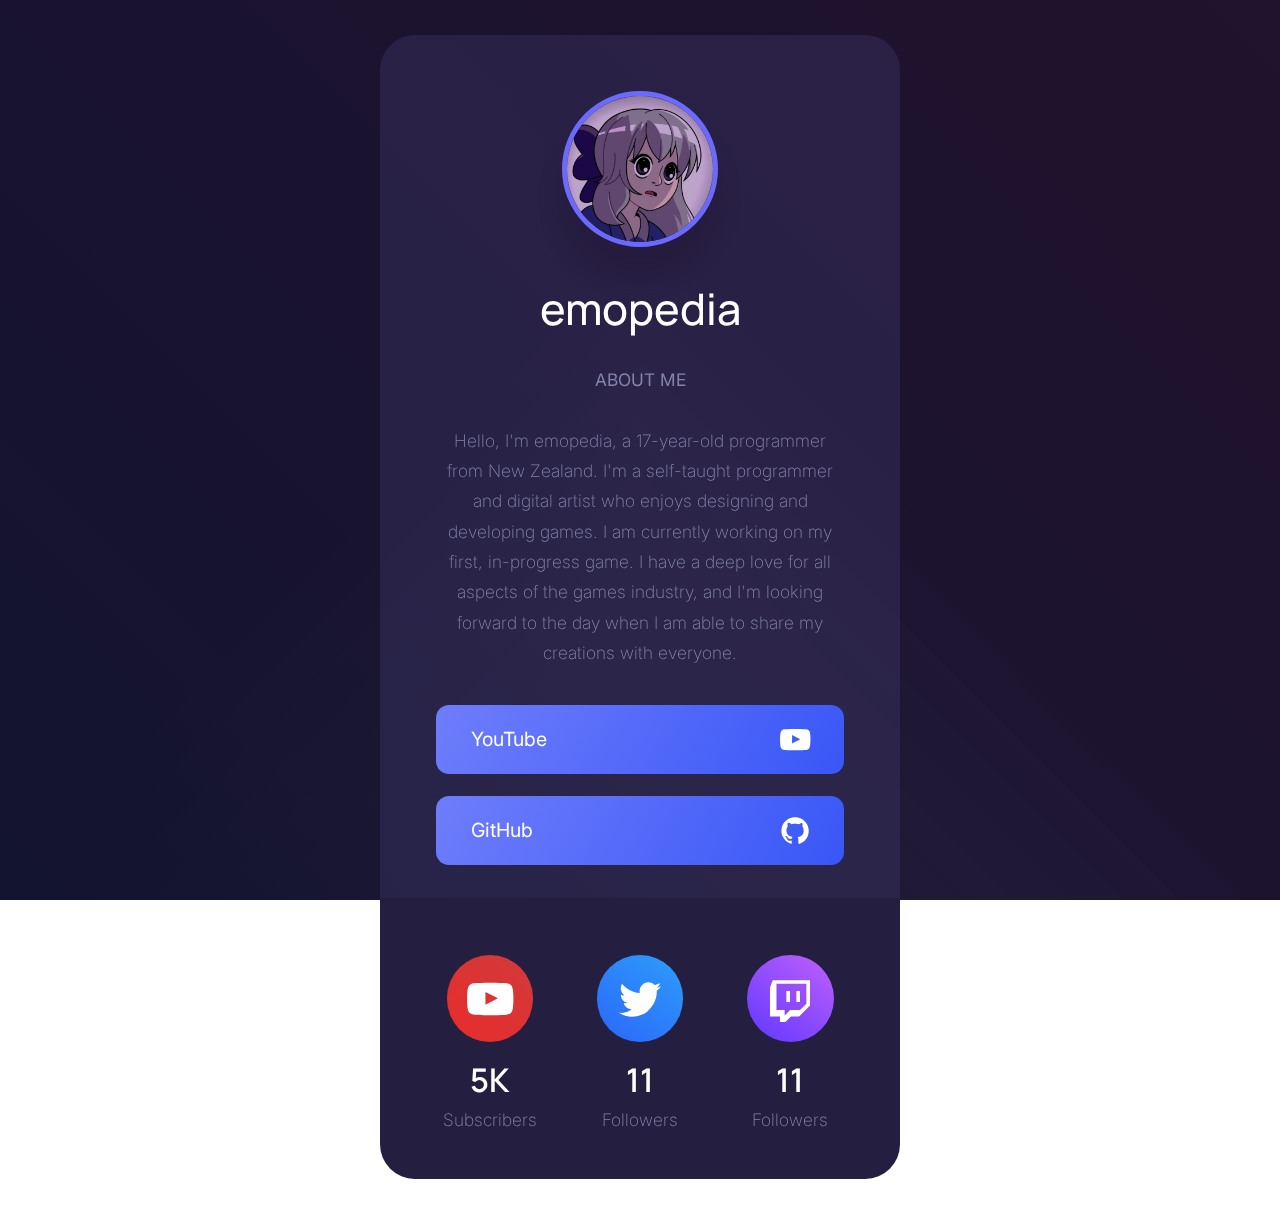
<file: index.html>
<!DOCTYPE HTML>
<html lang="en">
    <head>
        <title>emopedia</title>
        <meta charset="utf-8"/>
        <meta name="viewport" content="width=device-width,initial-scale=1,user-scalable=no"/>
        <meta name="description" content="A website about me... and only me."/>
        <meta property="og:site_name" content="emopedia"/>
        <meta property="og:title" content="emopedia"/>
        <meta property="og:type" content="website"/>
        <meta property="og:description" content="A website about me... and only me."/>
        <meta property="og:url" content="https://emopedia.codes"/>
        <meta property="twitter:card" content="summary_large_image"/>
        <link rel="canonical" href="https://emopedia.codes"/>
        <link href="https://fonts.googleapis.com/css?family=Manrope:500,500italic,600,600italic,700,700italic,900,900italic%7CInter:200,200italic,400,400italic,700,700italic" rel="stylesheet" type="text/css"/>
        <style>
            html,body,div,span,applet,object,iframe,h1,h2,h3,h4,h5,h6,p,blockquote,pre,a,abbr,acronym,address,big,cite,code,del,dfn,em,img,ins,kbd,q,s,samp,small,strike,strong,sub,sup,tt,var,b,u,i,center,dl,dt,dd,ol,ul,li,fieldset,form,label,legend,table,caption,tbody,tfoot,thead,tr,th,td,article,aside,canvas,details,embed,figure,figcaption,footer,header,hgroup,menu,nav,output,ruby,section,summary,time,mark,audio,video {
                margin: 0;
                padding: 0;
                border: 0;
                font-size: 100%;
                font: inherit;
                vertical-align: baseline;
            }

            article,aside,details,figcaption,figure,footer,header,hgroup,menu,nav,section {
                display: block;
            }

            body {
                line-height: 1;
            }

            ol,ul {
                list-style: none;
            }

            blockquote,q {
                quotes: none;
            }

            blockquote:before,blockquote:after,q:before,q:after {
                content: '';
                content: none;
            }

            table {
                border-collapse: collapse;
                border-spacing: 0;
            }

            body {
                -webkit-text-size-adjust: none
            }

            mark {
                background-color: transparent;
                color: inherit
            }

            input::-moz-focus-inner {
                border: 0;
                padding: 0
            }

            input[type="text"],input[type="email"],select,textarea {
                -moz-appearance: none;
                -webkit-appearance: none;
                -ms-appearance: none;
                appearance: none
            }

            *, *:before, *:after {
                box-sizing: border-box;
            }

            body {
                min-width: 320px;
                min-height: var(--viewport-height);
                line-height: 1.0;
                word-wrap: break-word;
                overflow-x: hidden;
            }

            body:before {
                content: '';
                display: block;
                position: fixed;
                top: 0;
                left: 0;
                width: 100vw;
                height: var(--background-height);
                z-index: 0;
                pointer-events: none;
                transform: scale(1);
                background-attachment: scroll;
                background-image: linear-gradient(45deg, #131430 0%, rgba(35,19,48,0.941) 100%), url('assets/images/bg.svg?v=7baf563b');
                background-position: 0% 0%, bottom;
                background-repeat: repeat, no-repeat;
                background-size: cover, cover;
                background-color: #000000;
            }

            body:after {
                display: block;
                content: '';
                position: fixed;
                top: 0;
                left: 0;
                width: 100%;
                height: 100%;
                background-color: #1B1330;
                z-index: 1;
                opacity: 0;
                visibility: hidden;
                transition: opacity 1s ease-in-out 0s, visibility 1s 0s;
                transform: scale(1);
            }

            body.is-loading:after {
                opacity: 1;
                visibility: visible;
            }

            :root {
                --site-language-direction: ltr;
                --site-language-alignment: left;
                --viewport-height: 100vh;
                --background-height: 100vh;
            }

            html {
                font-size: 18pt;
            }

            u {
                text-decoration: underline;
            }

            strong {
                color: inherit;
                font-weight: bolder;
            }

            em {
                font-style: italic;
            }

            code {
                font-family: 'Lucida Console', 'Courier New', monospace;
                font-weight: normal;
                text-indent: 0;
                letter-spacing: 0;
                font-size: 0.9em;
                margin: 0 0.25em;
                padding: 0.25em 0.5em;
                background-color: rgba(144,144,144,0.25);
                border-radius: 0.25em;
            }

            mark {
                background-color: rgba(144,144,144,0.25);
            }

            s {
                text-decoration: line-through;
            }

            a {
                color: inherit;
                text-decoration: underline;
                transition: color 0.25s ease;
            }

            #wrapper {
                -webkit-overflow-scrolling: touch;
                display: flex;
                flex-direction: column;
                align-items: center;
                justify-content: center;
                min-height: var(--viewport-height);
                position: relative;
                z-index: 2;
                overflow: hidden;
                padding: 2rem 2rem 2rem 2rem;
            }

            #main {
                display: flex;
                position: relative;
                max-width: 100%;
                z-index: 1;
                align-items: center;
                justify-content: center;
                flex-grow: 0;
                flex-shrink: 0;
                text-align: center;
                background-color: transparent;
                border-radius: 2rem 2rem 2rem 2rem;
                transition: opacity 1s ease 0s,transform 1s ease 0s;
            }

            #main > .inner {
                position: relative;
                z-index: 1;
                border-radius: inherit;
                padding: 2rem 2rem;
                max-width: 100%;
                width: 30rem;
            }

            #main > .inner > * {
                margin-top: -2rem;
                margin-bottom: 0rem;
            }

            #main > .inner > :first-child {
                margin-top: 0 !important;
            }

            #main > .inner > :last-child {
                margin-bottom: 0 !important;
            }

            #main > .inner > .full {
                margin-left: calc(-2rem);
                width: calc(100% + 4rem + 0.4725px);
                max-width: calc(100% + 4rem + 0.4725px);
            }

            #main > .inner > .full:first-child {
                margin-top: -2rem !important;
                border-top-left-radius: inherit;
                border-top-right-radius: inherit;
            }

            #main > .inner > .full:last-child {
                margin-bottom: -2rem !important;
                border-bottom-left-radius: inherit;
                border-bottom-right-radius: inherit;
            }

            #main > .inner > .full.screen {
                width: 100vw;
                max-width: 100vw;
                position: relative;
                border-radius: 0 !important;
                left: 50%;
                right: auto;
                margin-left: -50vw;
            }

            body.is-loading #main {
                opacity: 0;
                transform: translateY(0.6375rem);
            }

            body.is-instant #main, body.is-instant #main > .inner > *,body.is-instant #main > .inner > section > * {
                transition: none !important;
            }

            body.is-instant:after {
                display: none !important;
                transition: none !important;
            }

            .image {
                position: relative;
                max-width: 100%;
                display: block;
            }

            .image .frame {
                width: 100%;
                max-width: 100%;
                display: inline-block;
                vertical-align: top;
                overflow: hidden;
                -webkit-backface-visibility: hidden;
                -webkit-transform: translate3d(0, 0, 0);
            }

            .image .frame img {
                width: inherit;
                max-width: 100%;
                vertical-align: top;
                border-radius: 0 !important;
            }

            .image.full .frame {
                display: block;
            }

            .image.full:first-child .frame {
                border-top-left-radius: inherit;
                border-top-right-radius: inherit;
            }

            .image.full:last-child .frame {
                border-bottom-left-radius: inherit;
                border-bottom-right-radius: inherit;
            }

            .image.style1:not(:first-child) {
                margin-top: 1.875rem !important;
            }

            .image.style1:not(:last-child) {
                margin-bottom: 1.875rem !important;
            }

            .image.style1 .frame {
                width: 9rem;
                border-radius: 100%;
                border-style: solid;
                border-color: #6C69FF;
                border-width: 5px;
                box-shadow: 0rem 1.75rem 1.375rem 0rem rgba(29,18,45,0.29);
                transition: none;
            }

            .image.style1 .frame img {
                transition: none;
            }

            h1, h2, h3, p {
                direction: var(--site-language-direction);
            }

            h1 br + br, h2 br + br, h3 br + br, p br + br {
                display: block;
                content: ' ';
            }

            h1 .li, h2 .li, h3 .li, p .li {
                display: list-item;
                padding-left: 0.5em;
                margin: 0.75em 0 0 1em;
            }

            #text01 br + br {
                margin-top: 0.825rem;
            }

            #text01 {
                color: #FFFFFF;
                font-family: 'Manrope', sans-serif;
                font-size: 2.5em;
                line-height: 1.375;
                font-weight: 500;
            }

            #text01 a {
                text-decoration: none;
            }

            #text01 a:hover {
                text-decoration: underline;
            }

            #text01 mark {
                color: #A1A1A1;
                background-color: transparent;
            }

            h1.style3, h2.style3, h3.style3, p.style3 br + br {
                margin-top: 1.05rem;
            }

            h1.style3, h2.style3, h3.style3, p.style3 {
                color: #8284AB;
                font-family: 'Inter', sans-serif;
                font-size: 1em;
                line-height: 1.75;
                font-weight: 200;
            }

            h1.style3 a, h2.style3 a, h3.style3 a, p.style3 a {
                text-decoration: none;
            }

            h1.style3 a:hover, h2.style3 a:hover, h3.style3 a:hover, p.style3 a:hover {
                text-decoration: underline;
            }

            h1.style3 mark, h2.style3 mark, h3.style3 mark, p.style3 mark {
                color: #5F3FBA;
                background-color: transparent;
            }

            h1.style1, h2.style1, h3.style1, p.style1 br + br {
                margin-top: 0.75rem;
            }

            h1.style1, h2.style1, h3.style1, p.style1 {
                color: #FFFFFF;
                font-family: 'Manrope', sans-serif;
                font-size: 1.875em;
                line-height: 1.25;
                font-weight: 600;
            }

            h1.style1 a, h2.style1 a, h3.style1 a, p.style1 a {
                text-decoration: none;
            }

            h1.style1 a:hover, h2.style1 a:hover, h3.style1 a:hover, p.style1 a:hover {
                text-decoration: underline;
            }

            h1.style1 mark, h2.style1 mark, h3.style1 mark, p.style1 mark {
                color: #A1A1A1;
                background-color: transparent;
            }

            h1.style2, h2.style2, h3.style2, p.style2 br + br {
                margin-top: 1.05rem;
            }

            h1.style2, h2.style2, h3.style2, p.style2 {
                color: #8284AB;
                font-family: 'Inter', sans-serif;
                font-size: 1em;
                line-height: 1.75;
                font-weight: 200;
            }

            h1.style2 a, h2.style2 a, h3.style2 a, p.style2 a {
                text-decoration: none;
            }

            h1.style2 a:hover, h2.style2 a:hover, h3.style2 a:hover, p.style2 a:hover {
                text-decoration: underline;
            }

            h1.style2 mark, h2.style2 mark, h3.style2 mark, p.style2 mark {
                color: #5F3FBA;
                background-color: transparent;
            }

            .buttons {
                cursor: default;
                padding: 0;
                letter-spacing: 0;
            }

            .buttons li a {
                align-items: center;
                justify-content: center;
                max-width: 100%;
                text-align: center;
                text-decoration: none;
                vertical-align: middle;
                white-space: nowrap;
            }

            .buttons.style1 {
                width: 100%;
                padding: 0.625rem 0;
            }

            .buttons.style1 li {
                display: block;
                margin: 1.25rem 0;
            }

            .buttons.style1 li:first-child {
                margin-top: 0;
            }

            .buttons.style1 li:last-child {
                margin-bottom: 0;
            }

            .buttons.style1 li a {
                display: inline-flex;
                width: 30rem;
                height: 4rem;
                line-height: 4rem;
                vertical-align: middle;
                padding: 0 2rem;
                font-size: 1.125em;
                font-family: 'Inter', sans-serif;
                font-weight: 400;
                border-radius: 0.75rem;
                justify-content: flex-end;
                flex-direction: row-reverse;
                transition: transform 0.25s ease, color 0.25s ease, background-color 0.25s ease, border-color 0.25s ease;
            }

            .buttons.style1 li a svg {
                display: block;
                width: 1.75em;
                min-width: 16px;
                height: 100%;
                fill: #FFFFFF;
                flex-grow: 0;
                flex-shrink: 0;
                margin-right: calc(-0.125em + 0rem);
                margin-left: 0.5em;
                transition: fill 0.25s ease;
            }

            .buttons.style1 li a .label {
                direction: var(--site-language-direction);
                flex-grow: 1;
                flex-shrink: 1;
                width: 100%;
                text-align: left;
            }

            .buttons.style1 .button {
                background-color: rgba(255,255,255,0.051);
                color: #FFFFFF;
                background-image: linear-gradient(300deg, rgba(255,255,255,0.039) 0%, transparent 100%);
                background-position: 0% 0%;
                background-repeat: repeat;
                background-size: cover;
            }

            .buttons.style1 li a:hover {
                transform: scale(1.0425);
            }

            #buttons02 .n01 {
                background-color: #6E7DFB;
                background-image: linear-gradient(300deg, #3957F7 0%, rgba(110,125,251,0.008) 100%);
            }

            #buttons02 .n02 {
                background-color: #6E7DFB;
                background-image: linear-gradient(300deg, #3957F7 0%, rgba(110,125,251,0.008) 100%);
            }

            .container {
                position: relative;
            }

            .container > .wrapper {
                vertical-align: top;
                position: relative;
                max-width: 100%;
                border-radius: inherit;
            }

            .container > .wrapper > .inner {
                vertical-align: top;
                position: relative;
                max-width: 100%;
                border-radius: inherit;
            }

            #main .container.full:first-child > .wrapper {
                border-top-left-radius: inherit;
                border-top-right-radius: inherit;
            }

            #main .container.full:last-child > .wrapper {
                border-bottom-left-radius: inherit;
                border-bottom-right-radius: inherit;
            }

            #main .container.full:first-child > .wrapper > .inner {
                border-top-left-radius: inherit;
                border-top-right-radius: inherit;
            }

            #main .container.full:last-child > .wrapper > .inner {
                border-bottom-left-radius: inherit;
                border-bottom-right-radius: inherit;
            }

            .container.style2 > .wrapper > .inner {
                text-align: center;
                padding: 3.25rem 3.25rem;
            }

            .container.style2 {
                display: flex;
                width: 100%;
                align-items: center;
                justify-content: center;
                background-color: rgba(66,57,110,0.361);
            }

            .container.style2 > .wrapper {
                width: 100%;
                max-width: 100%;
            }

            .container.style2.default > .wrapper > .inner > * {
                margin-top: 1.5rem;
                margin-bottom: 1.5rem;
            }

            .container.style2.default > .wrapper > .inner > *:first-child {
                margin-top: 0 !important;
            }

            .container.style2.default > .wrapper > .inner > *:last-child {
                margin-bottom: 0 !important;
            }

            .container.style2.columns > .wrapper > .inner {
                flex-wrap: wrap;
                display: flex;
                align-items: center;
            }

            .container.style2.columns > .wrapper > .inner > * {
                flex-shrink: 0;
                flex-grow: 0;
                max-width: 100%;
                padding: 0 0 0 3rem;
            }

            .container.style2.columns > .wrapper > .inner > * > * {
                margin-top: 1.5rem;
                margin-bottom: 1.5rem;
            }

            .container.style2.columns > .wrapper > .inner > * > *:first-child {
                margin-top: 0 !important;
            }

            .container.style2.columns > .wrapper > .inner > * > *:last-child {
                margin-bottom: 0 !important;
            }

            .container.style2.columns > .wrapper > .inner > *:first-child {
                margin-left: -3rem;
            }

            .container.style2.default > .wrapper > .inner > .full {
                margin-left: calc(-3.25rem);
                width: calc(100% + 6.5rem + 0.4725px);
                max-width: none;
            }

            .container.style2.default > .wrapper > .inner > .full:first-child {
                margin-top: -3.25rem !important;
                border-top-left-radius: inherit;
                border-top-right-radius: inherit;
            }

            .container.style2.default > .wrapper > .inner > .full:last-child {
                margin-bottom: -3.25rem !important;
                border-bottom-left-radius: inherit;
                border-bottom-right-radius: inherit;
            }

            .container.style2.columns > .wrapper > .inner > div > .full {
                margin-left: calc(-1.5rem);
                width: calc(100% + 3rem + 0.4725px);
                max-width: none;
            }

            .container.style2.columns > .wrapper > .inner > div:first-child > .full {
                margin-left: calc(-3.25rem);
                width: calc(100% + 4.75rem + 0.4725px);
            }

            .container.style2.columns > .wrapper > .inner > div:last-child > .full {
                width: calc(100% + 4.75rem + 0.4725px);
            }

            .container.style2.columns > .wrapper > .inner > div > .full:first-child {
                margin-top: calc(-3.25rem) !important;
            }

            .container.style2.columns > .wrapper > .inner > div > .full:last-child {
                margin-bottom: calc(-3.25rem) !important;
            }

            .container.style2.columns > .wrapper > .inner > .full {
                align-self: stretch;
            }

            .container.style2.columns > .wrapper > .inner > .full:first-child {
                border-top-left-radius: inherit;
                border-bottom-left-radius: inherit;
            }

            .container.style2.columns > .wrapper > .inner > .full:last-child {
                border-top-right-radius: inherit;
                border-bottom-right-radius: inherit;
            }

            .container.style2.columns > .wrapper > .inner > .full > .full:first-child:last-child {
                height: calc(100% + 6.5rem);
                border-radius: inherit;
            }

            .container.style2.columns > .wrapper > .inner > .full > .full:first-child:last-child > * {
                position: absolute;
                width: 100%;
                height: 100%;
                border-radius: inherit;
            }

            .container.style2.columns > .wrapper > .inner > .full > .full:first-child:last-child > * > * {
                height: 100%;
                border-radius: inherit;
            }

            .container.style1 > .wrapper > .inner {
                text-align: center;
                padding: 2.5rem 2.5rem;
            }

            .container.style1 {
                display: flex;
                width: 100%;
                align-items: center;
                justify-content: center;
                background-color: #241F40;
            }

            .container.style1 > .wrapper {
                width: 100%;
                max-width: 100%;
            }

            .container.style1.default > .wrapper > .inner > * {
                margin-top: 0.25rem;
                margin-bottom: 0.25rem;
            }

            .container.style1.default > .wrapper > .inner > *:first-child {
                margin-top: 0 !important;
            }

            .container.style1.default > .wrapper > .inner > *:last-child {
                margin-bottom: 0 !important;
            }

            .container.style1.columns > .wrapper > .inner {
                flex-wrap: wrap;
                display: flex;
                align-items: center;
            }

            .container.style1.columns > .wrapper > .inner > * {
                flex-shrink: 0;
                flex-grow: 0;
                max-width: 100%;
                padding: 0 0 0 1rem;
            }

            .container.style1.columns > .wrapper > .inner > * > * {
                margin-top: 0.25rem;
                margin-bottom: 0.25rem;
            }

            .container.style1.columns > .wrapper > .inner > * > *:first-child {
                margin-top: 0 !important;
            }

            .container.style1.columns > .wrapper > .inner > * > *:last-child {
                margin-bottom: 0 !important;
            }

            .container.style1.columns > .wrapper > .inner > *:first-child {
                margin-left: -1rem;
            }

            .container.style1.default > .wrapper > .inner > .full {
                margin-left: calc(-2.5rem);
                width: calc(100% + 5rem + 0.4725px);
                max-width: none;
            }

            .container.style1.default > .wrapper > .inner > .full:first-child {
                margin-top: -2.5rem !important;
                border-top-left-radius: inherit;
                border-top-right-radius: inherit;
            }

            .container.style1.default > .wrapper > .inner > .full:last-child {
                margin-bottom: -2.5rem !important;
                border-bottom-left-radius: inherit;
                border-bottom-right-radius: inherit;
            }

            .container.style1.columns > .wrapper > .inner > div > .full {
                margin-left: calc(-0.5rem);
                width: calc(100% + 1rem + 0.4725px);
                max-width: none;
            }

            .container.style1.columns > .wrapper > .inner > div:first-child > .full {
                margin-left: calc(-2.5rem);
                width: calc(100% + 3rem + 0.4725px);
            }

            .container.style1.columns > .wrapper > .inner > div:last-child > .full {
                width: calc(100% + 3rem + 0.4725px);
            }

            .container.style1.columns > .wrapper > .inner > div > .full:first-child {
                margin-top: calc(-2.5rem) !important;
            }

            .container.style1.columns > .wrapper > .inner > div > .full:last-child {
                margin-bottom: calc(-2.5rem) !important;
            }

            .container.style1.columns > .wrapper > .inner > .full {
                align-self: stretch;
            }

            .container.style1.columns > .wrapper > .inner > .full:first-child {
                border-top-left-radius: inherit;
                border-bottom-left-radius: inherit;
            }

            .container.style1.columns > .wrapper > .inner > .full:last-child {
                border-top-right-radius: inherit;
                border-bottom-right-radius: inherit;
            }

            .container.style1.columns > .wrapper > .inner > .full > .full:first-child:last-child {
                height: calc(100% + 5rem);
                border-radius: inherit;
            }

            .container.style1.columns > .wrapper > .inner > .full > .full:first-child:last-child > * {
                position: absolute;
                width: 100%;
                height: 100%;
                border-radius: inherit;
            }

            .container.style1.columns > .wrapper > .inner > .full > .full:first-child:last-child > * > * {
                height: 100%;
                border-radius: inherit;
            }

            #container02 > .wrapper > .inner > :nth-child(1) {
                width: calc(33.33333% + 0.33rem);
            }

            #container02 > .wrapper > .inner > :nth-child(2) {
                width: calc(33.33333% + 0.33rem);
            }

            #container02 > .wrapper > .inner > :nth-child(3) {
                width: calc(33.33333% + 0.33rem);
            }

            .icons {
                cursor: default;
                padding: 0;
                letter-spacing: 0;
            }

            .icons li {
                display: inline-block;
                vertical-align: middle;
                position: relative;
                z-index: 1;
            }

            .icons li a {
                display: flex;
                align-items: center;
                justify-content: center;
            }

            .icons li a svg {
                display: block;
                position: relative;
            }

            .icons li a + svg {
                display: block;
                position: absolute;
                top: 0;
                left: 0;
                width: 100%;
                height: 100%;
                z-index: -1;
                pointer-events: none;
            }

            .icons li a .label {
                display: none;
            }

            .icons.style1 {
                font-size: 2.5em;
                width: calc(100% + 1.625rem);
                margin-left: -0.8125rem;
            }

            .icons.style1 li {
                margin: 0.8125rem;
            }

            .icons.style1 li a {
                border-radius: 100%;
                width: 2em;
                height: 2em;
                transition: transform 0.25s ease, color 0.25s ease, background-color 0.25s ease, border-color 0.25s ease;
            }

            .icons.style1 li a svg {
                width: 60%;
                height: 60%;
                transition: fill 0.25s ease;
            }

            .icons.style1 a {
                background-color: rgba(255,255,255,0.051);
                background-image: linear-gradient(37deg, rgba(255,255,255,0.039) 0%, transparent 100%);
                background-position: 0% 0%;
                background-repeat: repeat;
                background-size: cover;
            }

            .icons.style1 a svg {
                fill: #FFFFFF;
            }

            .icons.style1 li a + svg {
                transition: transform 0.25s ease, fill 0.25s ease, stroke 0.25s ease;
            }

            .icons.style1 li a:hover {
                transform: translateY(-7.75%);
            }

            .icons.style1 li a:hover + svg {
                transform: translateY(-7.75%);
            }

            #icons01 .n01 {
                background-color: #D13A3A;
                background-image: linear-gradient(37deg, #E82C2C 0%, rgba(209,58,58,0.008) 100%);
            }

            #icons02 .n01 {
                background-color: #2C9EFA;
                background-image: linear-gradient(37deg, #2C66FA 0%, rgba(44,158,250,0.008) 100%);
            }

            #icons03 .n01 {
                background-color: #C060FB;
                background-image: linear-gradient(37deg, #6038FF 0%, rgba(192,96,251,0.008) 100%);
            }

            .icc-credits {
                display: block;
                position: relative;
                transition-delay: 0s !important;
                opacity: 1 !important;
            }

            .icc-credits span {
                border-radius: 24px;
                cursor: pointer;
                display: inline-block;
                font-family: Arial, sans-serif;
                font-size: 12px;
                letter-spacing: 0;
                line-height: 1;
                position: relative;
                text-decoration: none;
                width: auto;
            }

            .icc-credits span a {
                display: inline-block;
                padding: 0.5em 0.375em;
                position: relative;
                text-decoration: none;
                transition: color 0.25s ease, transform 0.25s ease;
                z-index: 1;
            }

            .icc-credits span a:before {
                transition: opacity 0.25s ease;
                opacity: 1;
                content: '( ';
            }

            .icc-credits span a:after {
                transition: opacity 0.25s ease;
                opacity: 1;
                content: ' )';
            }

            .icc-credits span::after {
                transition: opacity 0.25s ease, box-shadow 0.25s ease, transform 0.25s ease;
                content: '';
                display: block;
                position: absolute;
                top: -1px;
                left: -1px;
                width: calc(100% + 2px);
                height: calc(100% + 2px);
                background-image: linear-gradient(30deg, #A464A1 15%, #3B5DAD 85%);
                opacity: 0;
                pointer-events: none;
                border-radius: inherit;
                box-shadow: 0 0.25em 1.25em 0 rgba(0,0,0,0.25);
            }

            .icc-credits span:hover {
                text-transform: none !important;
            }

            .icc-credits span:hover a {
                color: #ffffff !important;
                transform: scale(1.1) translateY(-0.05rem);
            }

            .icc-credits span:hover a:before {
                opacity: 0;
            }

            .icc-credits span:hover a:after {
                opacity: 0;
            }

            .icc-credits span:hover::after {
                opacity: 1;
                transform: scale(1.1) translateY(-0.05rem);
            }

            #credits span {
                background-color: rgba(80,80,80,0.5);
                color: rgba(224,224,224,0.75);
                margin-top: 1.5rem !important;
            }

            #credits span a:before {
                opacity: 0;
            }

            #credits span a:after {
                opacity: 0;
            }

            #main > .inner > .full:nth-last-child(2) {
                border-bottom-left-radius: inherit;
                border-bottom-right-radius: inherit;
            }

            @media (max-width: 1680px) {
                html {
                    font-size: 13pt;
                }
            }

            @media (max-width: 1280px) {
                html {
                    font-size: 13pt;
                }
            }

            @media (max-width: 980px) {
                html {
                    font-size: 11pt;
                }
            }

            @media (max-width: 736px) {
                html {
                    font-size: 12pt;
                }

                #wrapper {
                    padding: 0rem 0rem 0rem 0rem;
                }

                #main {
                    border-radius: 0;
                }

                #main > .inner {
                    padding: 2rem 2rem;
                }

                #main > .inner > * {
                    margin-top: 0rem;
                    margin-bottom: 0rem;
                }

                #main > .inner > .full {
                    margin-left: calc(-2rem);
                    width: calc(100% + 4rem + 0.4725px);
                    max-width: calc(100% + 4rem + 0.4725px);
                }

                #main > .inner > .full:first-child {
                    margin-top: -2rem !important;
                }

                #main > .inner > .full:last-child {
                    margin-bottom: -2rem !important;
                }

                #main > .inner > .full.screen {
                    margin-left: -50vw;
                }

                .image.style1:not(:first-child) {
                    margin-top: 1.40625rem !important;
                }

                .image.style1:not(:last-child) {
                    margin-bottom: 1.40625rem !important;
                }

                .image.style1 .frame {
                    width: 8rem;
                }

                #text01 {
                    letter-spacing: 0rem;
                    width: 100%;
                    font-size: 2.25em;
                    line-height: 1.375;
                }

                h1.style3, h2.style3, h3.style3, p.style3 {
                    letter-spacing: 0rem;
                    width: 100%;
                    font-size: 1em;
                    line-height: 1.75;
                }

                h1.style1, h2.style1, h3.style1, p.style1 {
                    letter-spacing: 0rem;
                    width: 100%;
                    font-size: 1.5em;
                    line-height: 1.25;
                }

                h1.style2, h2.style2, h3.style2, p.style2 {
                    letter-spacing: 0rem;
                    width: 100%;
                    font-size: 1em;
                    line-height: 1.75;
                }

                .buttons.style1 li a {
                    font-size: 1.125em;
                    letter-spacing: 0rem;
                }

                .buttons.style1 li a svg {
                    width: 1.75em;
                }

                .container.style2 > .wrapper > .inner {
                    padding: 2rem 2rem;
                }

                .container.style2 > .wrapper {
                    max-width: 100%;
                }

                .container.style2.default > .wrapper > .inner > * {
                    margin-top: 1.5rem;
                    margin-bottom: 1.5rem;
                }

                .container.style2.columns > .wrapper > .inner {
                    flex-direction: column !important;
                    flex-wrap: nowrap !important;
                }

                .container.style2.columns > .wrapper > .inner > span {
                    display: none;
                }

                .container.style2.columns > .wrapper > .inner > * > * {
                    margin-top: 1.5rem;
                    margin-bottom: 1.5rem;
                }

                .container.style2.columns > .wrapper > .inner > * {
                    padding: 1.5rem 0 !important;
                }

                .container.style2.columns > .wrapper > .inner > *:first-child {
                    margin-left: 0 !important;
                    padding-top: 0 !important;
                }

                .container.style2.columns > .wrapper > .inner > *:last-child {
                    padding-bottom: 0 !important;
                }

                .container.style2.columns > .wrapper > .inner > div.after-spacer {
                    padding-top: 0 !important;
                }

                .container.style2.columns > .wrapper > .inner > div.before-spacer {
                    padding-bottom: 0 !important;
                }

                .container.style2.default > .wrapper > .inner > .full {
                    margin-left: calc(-2rem);
                    width: calc(100% + 4rem + 0.4725px);
                }

                .container.style2.default > .wrapper > .inner > .full:first-child {
                    margin-top: -2rem !important;
                }

                .container.style2.default > .wrapper > .inner > .full:last-child {
                    margin-bottom: -2rem !important;
                }

                .container.style2.columns > .wrapper > .inner > div > .full {
                    margin-left: calc(-2rem);
                    width: calc(100% + 4rem + 0.4725px);
                }

                .container.style2.columns > .wrapper > .inner > div:first-of-type > .full {
                    margin-left: calc(-2rem);
                    width: calc(100% + 4rem + 0.4725px);
                }

                .container.style2.columns > .wrapper > .inner > div:last-of-type > .full {
                    margin-left: calc(-2rem);
                    width: calc(100% + 4rem + 0.4725px);
                }

                .container.style2.columns > .wrapper > .inner > div > .full:first-child {
                    margin-top: -1.5rem !important;
                }

                .container.style2.columns > .wrapper > .inner > div > .full:last-child {
                    margin-bottom: -1.5rem !important;
                }

                .container.style2.columns > .wrapper > .inner > div:first-of-type > .full:first-child {
                    margin-top: calc(-2rem) !important;
                }

                .container.style2.columns > .wrapper > .inner > div:last-of-type > .full:last-child {
                    margin-bottom: calc(-2rem) !important;
                }

                .container.style2.columns > .wrapper > .inner > div:first-of-type, .container.style2.columns > .wrapper > .inner > div:first-of-type > .full:first-child {
                    border-top-left-radius: inherit;
                    border-top-right-radius: inherit;
                }

                .container.style2.columns > .wrapper > .inner > div:last-of-type, .container.style2.columns > .wrapper > .inner > div:last-of-type > .full:last-child {
                    border-bottom-left-radius: inherit;
                    border-bottom-right-radius: inherit;
                }

                .container.style2.columns > .wrapper > .inner > div:first-of-type, .container.style2.columns > .wrapper > .inner > div:first-of-type > .full:last-child {
                    border-bottom-left-radius: 0 !important;
                }

                .container.style2.columns > .wrapper > .inner > div:last-of-type, .container.style2.columns > .wrapper > .inner > div:last-of-type > .full:first-child {
                    border-top-right-radius: 0 !important;
                }

                .container.style2.columns > .wrapper > .inner > .full > .full:first-child:last-child {
                    height: auto;
                }

                .container.style2.columns > .wrapper > .inner > .full > .full:first-child:last-child > * {
                    position: relative;
                    width: 100%;
                    height: auto;
                }

                .container.style2.columns > .wrapper > .inner > .full > .full:first-child:last-child > * > * {
                    height: auto;
                }

                .container.style2.columns > .wrapper > .inner > .full > .full:first-child:last-child > * > iframe {
                    height: 100%;
                }

                .container.style1 > .wrapper > .inner {
                    text-align: center !important;
                    padding: 2rem 1.75rem;
                }

                .container.style1 > .wrapper > .inner h1, .container.style1 > .wrapper > .inner h2, .container.style1 > .wrapper > .inner h3, .container.style1 > .wrapper > .inner p {
                    text-align: inherit !important;
                }

                .container.style1 > .wrapper {
                    max-width: 100%;
                }

                .container.style1.default > .wrapper > .inner > * {
                    margin-top: 0.25rem;
                    margin-bottom: 0.25rem;
                }

                .container.style1.columns > .wrapper > .inner > * > * {
                    margin-top: 0.25rem;
                    margin-bottom: 0.25rem;
                }

                .container.style1.columns > .wrapper > .inner > * {
                    padding: 0 0 0 1rem;
                }

                .container.style1.columns > .wrapper > .inner > *:first-child {
                    margin-left: -1rem;
                }

                .container.style1.default > .wrapper > .inner > .full {
                    margin-left: calc(-1.75rem);
                    width: calc(100% + 3.5rem + 0.4725px);
                }

                .container.style1.default > .wrapper > .inner > .full:first-child {
                    margin-top: -2rem !important;
                }

                .container.style1.default > .wrapper > .inner > .full:last-child {
                    margin-bottom: -2rem !important;
                }

                .container.style1.columns > .wrapper > .inner > div > .full {
                    margin-left: calc(-0.5rem);
                    width: calc(100% + 1rem + 0.4725px);
                }

                .container.style1.columns > .wrapper > .inner > div:first-child > .full {
                    margin-left: calc(-1.75rem);
                    width: calc(100% + 2.25rem + 0.4725px);
                }

                .container.style1.columns > .wrapper > .inner > div:last-child > .full {
                    width: calc(100% + 2.25rem + 0.4725px);
                }

                .container.style1.columns > .wrapper > .inner > div > .full:first-child {
                    margin-top: calc(-2rem) !important;
                }

                .container.style1.columns > .wrapper > .inner > div > .full:last-child {
                    margin-bottom: calc(-2rem) !important;
                }

                .container.style1.columns > .wrapper > .inner > .full > .full:first-child:last-child {
                    height: calc(100% + 4rem);
                }

                #container02 > .wrapper > .inner > :nth-child(1) {
                    width: calc(33.33333% + 0.33rem);
                }

                #container02 > .wrapper > .inner > :nth-child(2) {
                    width: calc(33.33333% + 0.33rem);
                }

                #container02 > .wrapper > .inner > :nth-child(3) {
                    width: calc(33.33333% + 0.33rem);
                }

                .icons.style1 {
                    font-size: 1.75em;
                    width: calc(100% + 1.625rem);
                    margin-left: -0.8125rem;
                }

                .icons.style1 li {
                    margin: 0.8125rem;
                }
            }

            @media (max-width: 480px) {
                #wrapper {
                    padding: 0rem 0rem 0rem 0rem;
                }

                #main > .inner > * {
                    margin-top: 0rem;
                    margin-bottom: 0rem;
                }

                .buttons.style1 li a {
                    width: 100%;
                    max-width: 32rem;
                }

                .container.style2.default > .wrapper > .inner > * {
                    margin-top: 1.3125rem;
                    margin-bottom: 1.3125rem;
                }

                .container.style2.columns > .wrapper > .inner > * > * {
                    margin-top: 1.3125rem;
                    margin-bottom: 1.3125rem;
                }

                .container.style1.default > .wrapper > .inner > * {
                    margin-top: 0.21875rem;
                    margin-bottom: 0.21875rem;
                }

                .container.style1.columns > .wrapper > .inner > * > * {
                    margin-top: 0.21875rem;
                    margin-bottom: 0.21875rem;
                }
            }

            @media (max-width: 360px) {
                #wrapper {
                    padding: 0rem 0rem 0rem 0rem;
                }

                #main > .inner {
                    padding: 1.5rem 1.5rem;
                }

                #main > .inner > * {
                    margin-top: 0rem;
                    margin-bottom: 0rem;
                }

                #main > .inner > .full {
                    margin-left: calc(-1.5rem);
                    width: calc(100% + 3rem + 0.4725px);
                    max-width: calc(100% + 3rem + 0.4725px);
                }

                #main > .inner > .full:first-child {
                    margin-top: -1.5rem !important;
                }

                #main > .inner > .full:last-child {
                    margin-bottom: -1.5rem !important;
                }

                #main > .inner > .full.screen {
                    margin-left: -50vw;
                }

                #text01 {
                    font-size: 2.25em;
                }

                h1.style3, h2.style3, h3.style3, p.style3 {
                    font-size: 1em;
                }

                h1.style1, h2.style1, h3.style1, p.style1 {
                    font-size: 1.5em;
                }

                h1.style2, h2.style2, h3.style2, p.style2 {
                    font-size: 1em;
                }

                .buttons.style1 {
                    padding: 0.46875rem 0;
                }

                .buttons.style1 li {
                    margin: 0.9375rem 0;
                }

                .container.style2 > .wrapper > .inner {
                    padding: 1.5rem 1.5rem;
                }

                .container.style2.default > .wrapper > .inner > * {
                    margin-top: 1.125rem;
                    margin-bottom: 1.125rem;
                }

                .container.style2.columns > .wrapper > .inner > * > * {
                    margin-top: 1.125rem;
                    margin-bottom: 1.125rem;
                }

                .container.style2.default > .wrapper > .inner > .full {
                    margin-left: calc(-1.5rem);
                    width: calc(100% + 3rem + 0.4725px);
                }

                .container.style2.default > .wrapper > .inner > .full:first-child {
                    margin-top: -1.5rem !important;
                }

                .container.style2.default > .wrapper > .inner > .full:last-child {
                    margin-bottom: -1.5rem !important;
                }

                .container.style2.columns > .wrapper > .inner > div > .full {
                    margin-left: calc(-1.5rem);
                    width: calc(100% + 3rem + 0.4725px);
                }

                .container.style2.columns > .wrapper > .inner > div:first-of-type > .full {
                    margin-left: calc(-1.5rem);
                    width: calc(100% + 3rem + 0.4725px);
                }

                .container.style2.columns > .wrapper > .inner > div:last-of-type > .full {
                    margin-left: calc(-1.5rem);
                    width: calc(100% + 3rem + 0.4725px);
                }

                .container.style2.columns > .wrapper > .inner > div > .full:first-child {
                    margin-top: -1.5rem !important;
                }

                .container.style2.columns > .wrapper > .inner > div > .full:last-child {
                    margin-bottom: -1.5rem !important;
                }

                .container.style2.columns > .wrapper > .inner > div:first-of-type > .full:first-child {
                    margin-top: calc(-1.5rem) !important;
                }

                .container.style2.columns > .wrapper > .inner > div:last-of-type > .full:last-child {
                    margin-bottom: calc(-1.5rem) !important;
                }

                .container.style1 > .wrapper > .inner {
                    padding: 1.5rem 1.3125rem;
                }

                .container.style1.default > .wrapper > .inner > * {
                    margin-top: 0.1875rem;
                    margin-bottom: 0.1875rem;
                }

                .container.style1.columns > .wrapper > .inner > * > * {
                    margin-top: 0.1875rem;
                    margin-bottom: 0.1875rem;
                }

                .container.style1.default > .wrapper > .inner > .full {
                    margin-left: calc(-1.3125rem);
                    width: calc(100% + 2.625rem + 0.4725px);
                }

                .container.style1.default > .wrapper > .inner > .full:first-child {
                    margin-top: -1.5rem !important;
                }

                .container.style1.default > .wrapper > .inner > .full:last-child {
                    margin-bottom: -1.5rem !important;
                }

                .container.style1.columns > .wrapper > .inner > div > .full {
                    margin-left: calc(-0.5rem);
                    width: calc(100% + 1rem + 0.4725px);
                }

                .container.style1.columns > .wrapper > .inner > div:first-child > .full {
                    margin-left: calc(-1.3125rem);
                    width: calc(100% + 1.8125rem + 0.4725px);
                }

                .container.style1.columns > .wrapper > .inner > div:last-child > .full {
                    width: calc(100% + 1.8125rem + 0.4725px);
                }

                .container.style1.columns > .wrapper > .inner > div > .full:first-child {
                    margin-top: calc(-1.5rem) !important;
                }

                .container.style1.columns > .wrapper > .inner > div > .full:last-child {
                    margin-bottom: calc(-1.5rem) !important;
                }

                .container.style1.columns > .wrapper > .inner > .full > .full:first-child:last-child {
                    height: calc(100% + 3rem);
                }

                .icons.style1 {
                    width: calc(100% + 1.21875rem);
                    margin-left: -0.609375rem;
                }

                .icons.style1 li {
                    margin: 0.609375rem;
                }
            }
        </style>
        <noscript>
            <style>
                body {
                    overflow: auto !important;
                }

                body:after {
                    display: none !important;
                }

                #main > .inner {
                    opacity: 1.0 !important;
                }

                #main {
                    opacity: 1.0 !important;
                    transform: none !important;
                    transition: none !important;
                    filter: none !important;
                }
            </style>
        </noscript>
    </head>
    <body class="is-loading">
        <svg xmlns="http://www.w3.org/2000/svg" version="1.1" xmlns:xlink="http://www.w3.org/1999/xlink" viewBox="0 0 40 40" display="none" width="0" height="0">
            <symbol id="icon-907" viewBox="0 0 40 40">
                <path d="M36,20.3c0,3.5-1,6.6-3.1,9.4c-2,2.8-4.7,4.7-7.9,5.8c-0.4,0.1-0.6,0-0.8-0.1c-0.2-0.2-0.3-0.4-0.3-0.6v-4.4 c0-1.3-0.4-2.3-1.1-3c0.8-0.1,1.5-0.2,2.1-0.4c0.6-0.2,1.3-0.4,2-0.8c0.7-0.4,1.2-0.8,1.7-1.4c0.5-0.5,0.8-1.3,1.1-2.2 s0.4-2,0.4-3.1c0-1.7-0.5-3.1-1.6-4.3c0.5-1.3,0.5-2.7-0.2-4.2c-0.4-0.1-1,0-1.7,0.2c-0.7,0.3-1.4,0.6-1.9,0.9L24,12.5 c-1.3-0.4-2.6-0.5-4-0.5s-2.7,0.2-4,0.5c-0.2-0.2-0.5-0.3-0.9-0.6c-0.4-0.2-0.9-0.5-1.7-0.8c-0.8-0.3-1.4-0.4-1.8-0.3 c-0.6,1.6-0.7,3-0.1,4.2c-1.1,1.2-1.6,2.6-1.6,4.3c0,1.2,0.1,2.2,0.4,3.1s0.6,1.6,1.1,2.2s1,1,1.7,1.4c0.7,0.4,1.3,0.6,2,0.8 c0.6,0.2,1.3,0.3,2.1,0.4c-0.6,0.5-0.9,1.2-1,2.1c-0.3,0.1-0.6,0.2-0.9,0.3c-0.3,0.1-0.7,0.1-1.2,0.1c-0.5,0-0.9-0.1-1.4-0.4 c-0.5-0.3-0.8-0.7-1.2-1.3c-0.3-0.4-0.6-0.8-1-1.1c-0.4-0.3-0.8-0.4-1-0.5L9,26.5c-0.3,0-0.5,0-0.6,0.1c-0.1,0.1-0.1,0.1-0.1,0.2 c0,0.1,0.1,0.2,0.2,0.3c0.1,0.1,0.2,0.2,0.3,0.2l0.1,0.1c0.3,0.1,0.6,0.4,0.9,0.8s0.5,0.7,0.7,1.1l0.2,0.5c0.2,0.5,0.5,1,0.9,1.3 c0.4,0.3,0.9,0.5,1.4,0.6c0.5,0.1,1,0.1,1.4,0.1c0.5,0,0.9,0,1.2-0.1l0.5-0.1c0,0.5,0,1.1,0,1.9c0,0.7,0,1.1,0,1.1 c0,0.2-0.1,0.5-0.3,0.6c-0.2,0.2-0.5,0.2-0.8,0.1c-3.2-1.1-5.8-3-7.9-5.8S4,23.8,4,20.3c0-2.9,0.7-5.6,2.1-8S9.5,7.8,12,6.4 s5.1-2.1,8-2.1s5.6,0.7,8,2.1s4.4,3.4,5.8,5.8S36,17.4,36,20.3L36,20.3z"/>
            </symbol>
            <symbol id="icon-92f" viewBox="0 0 40 40">
                <path d="M20,13.9v8.4h-2.8v-8.4H20z M27.7,13.9v8.4h-2.8v-8.4H27.7z M27.7,28.5l4.9-4.9V8.3h-23v20.2h6.3v4.2l4.2-4.2 C20,28.5,27.7,28.5,27.7,28.5z M35.4,5.5v19.6l-8.4,8.4h-6.3l-4.2,4.2h-4.2v-4.2H4.6V11.1l2.1-5.6H35.4L35.4,5.5z"/>
            </symbol>
            <symbol id="icon-905" viewBox="0 0 40 40">
                <path d="M36.3,10.2c-1,1.3-2.1,2.5-3.4,3.5c0,0.2,0,0.4,0,1c0,1.7-0.2,3.6-0.9,5.3c-0.6,1.7-1.2,3.5-2.4,5.1 c-1.1,1.5-2.3,3.1-3.7,4.3c-1.4,1.2-3.3,2.3-5.3,3c-2.1,0.8-4.2,1.2-6.6,1.2c-3.6,0-7-1-10.2-3c0.4,0,1.1,0.1,1.5,0.1 c3.1,0,5.9-1,8.2-2.9c-1.4,0-2.7-0.4-3.8-1.3c-1.2-1-1.9-2-2.2-3.3c0.4,0.1,1,0.1,1.2,0.1c0.6,0,1.2-0.1,1.7-0.2 c-1.4-0.3-2.7-1.1-3.7-2.3s-1.4-2.6-1.4-4.2v-0.1c1,0.6,2,0.9,3,0.9c-1-0.6-1.5-1.3-2.2-2.4c-0.6-1-0.9-2.1-0.9-3.3s0.3-2.3,1-3.4 c1.5,2.1,3.6,3.6,6,4.9s4.9,2,7.6,2.1c-0.1-0.6-0.1-1.1-0.1-1.4c0-1.8,0.8-3.5,2-4.7c1.2-1.2,2.9-2,4.7-2c2,0,3.6,0.8,4.8,2.1 c1.4-0.3,2.9-0.9,4.2-1.5c-0.4,1.5-1.4,2.7-2.9,3.6C33.8,11.2,35.1,10.9,36.3,10.2L36.3,10.2z"/>
            </symbol>
            <symbol id="icon-993" viewBox="0 0 40 40">
                <path d="M37.6,27.1c0,0-0.3,2.4-1.4,3.5c-1.4,1.4-2.9,1.4-3.6,1.5c-5,0.4-12.4,0.4-12.4,0.4s-9.2-0.1-12.1-0.4 c-0.8-0.1-2.6-0.1-3.9-1.5c-1.1-1.1-1.4-3.5-1.4-3.5s-0.4-2.9-0.4-5.7v-2.7c0-2.9,0.4-5.7,0.4-5.7s0.3-2.4,1.4-3.5 C5.5,8,7,8,7.7,7.9c5-0.4,12.4-0.4,12.4-0.4h0c0,0,7.5,0,12.4,0.4C33.3,8,34.8,8,36.2,9.4c1.1,1.1,1.4,3.5,1.4,3.5s0.4,2.9,0.4,5.7 v2.7C37.9,24.2,37.6,27.1,37.6,27.1z M16.5,14.6l0,9.9l9.6-5L16.5,14.6z"/>
            </symbol>
        </svg>
        <div id="wrapper">
            <div id="main">
                <div class="inner">
                    <div id="container03" class="style2 container default full">
                        <div class="wrapper">
                            <div class="inner">
                                <div id="image01" class="style1 image">
                                    <span class="frame">
                                        <img src="assets/images/image01.jpg?v=7baf563b" alt="logo"/>
                                    </span>
                                </div>
                                <h1 id="text01">emopedia</h1>
                                <p id="text07" class="style3">
                                    <span>
                                        <strong>ABOUT ME</strong>
                                    </span>
                                    <br/>
                                    <br/>
                                    <span>Hello, I'm emopedia, a 17-year-old programmer from New Zealand. I'm a self-taught programmer and digital artist who enjoys designing and developing games. I am currently working on my first, in-progress game. I have a deep love for all aspects of the games industry, and I'm looking forward to the day when I am able to share my creations with everyone.</span>
                                    <br/>
                                </p>
                                <ul id="buttons02" class="style1 buttons">
                                    <li>
                                        <a href="https://www.youtube.com/c/emopedia" class="button n01">
                                            <svg>
                                                <use xlink:href="#icon-993"></use>
                                            </svg>
                                            <span class="label">YouTube</span>
                                        </a>
                                    </li>
                                    <li>
                                        <a href="https://github.com/emopedia" class="button n02">
                                            <svg>
                                                <use xlink:href="#icon-907"></use>
                                            </svg>
                                            <span class="label">GitHub</span>
                                        </a>
                                    </li>
                                </ul>
                            </div>
                        </div>
                    </div>
                    <div id="container02" class="style1 container columns full">
                        <div class="wrapper">
                            <div class="inner">
                                <div>
                                    <ul id="icons01" class="style1 icons">
                                        <li>
                                            <a class="n01" href="https://youtube.com/c/emopedia">
                                                <svg>
                                                    <use xlink:href="#icon-993"></use>
                                                </svg>
                                                <span class="label">YouTube (alt)</span>
                                            </a>
                                        </li>
                                    </ul>
                                    <h2 id="text06" class="style1">5K</h2>
                                    <p id="text09" class="style2">Subscribers</p>
                                </div>
                                <div>
                                    <ul id="icons02" class="style1 icons">
                                        <li>
                                            <a class="n01" href="https://twitter.com/emopediaDEV">
                                                <svg>
                                                    <use xlink:href="#icon-905"></use>
                                                </svg>
                                                <span class="label">Twitter</span>
                                            </a>
                                        </li>
                                    </ul>
                                    <h2 id="text10" class="style1">11</h2>
                                    <p id="text14" class="style2">Followers</p>
                                </div>
                                <div>
                                    <ul id="icons03" class="style1 icons">
                                        <li>
                                            <a class="n01" href="https://twitch.tv/emopedia">
                                                <svg>
                                                    <use xlink:href="#icon-92f"></use>
                                                </svg>
                                                <span class="label">Twitch</span>
                                            </a>
                                        </li>
                                    </ul>
                                    <h2 id="text15" class="style1">11</h2>
                                    <p id="text16" class="style2">Followers</p>
                                </div>
                            </div>
                        </div>
                    </div>
                </div>
            </div>
        </div>
        <script>
            (function() {
                var on = addEventListener
                  , $ = function(q) {
                    return document.querySelector(q)
                }
                  , $$ = function(q) {
                    return document.querySelectorAll(q)
                }
                  , $body = document.body
                  , $inner = $('.inner')
                  , client = (function() {
                    var o = {
                        browser: 'other',
                        browserVersion: 0,
                        os: 'other',
                        osVersion: 0,
                        mobile: false,
                        canUse: null
                    }, ua = navigator.userAgent, a, i;
                    a = [['firefox', /Firefox\/([0-9\.]+)/], ['edge', /Edge\/([0-9\.]+)/], ['safari', /Version\/([0-9\.]+).+Safari/], ['chrome', /Chrome\/([0-9\.]+)/], ['chrome', /CriOS\/([0-9\.]+)/], ['ie', /Trident\/.+rv:([0-9]+)/]];
                    for (i = 0; i < a.length; i++) {
                        if (ua.match(a[i][1])) {
                            o.browser = a[i][0];
                            o.browserVersion = parseFloat(RegExp.$1);
                            break;
                        }
                    }
                    a = [['ios', /([0-9_]+) like Mac OS X/, function(v) {
                        return v.replace('_', '.').replace('_', '');
                    }
                    ], ['ios', /CPU like Mac OS X/, function(v) {
                        return 0
                    }
                    ], ['ios', /iPad; CPU/, function(v) {
                        return 0
                    }
                    ], ['android', /Android ([0-9\.]+)/, null], ['mac', /Macintosh.+Mac OS X ([0-9_]+)/, function(v) {
                        return v.replace('_', '.').replace('_', '');
                    }
                    ], ['windows', /Windows NT ([0-9\.]+)/, null], ['undefined', /Undefined/, null], ];
                    for (i = 0; i < a.length; i++) {
                        if (ua.match(a[i][1])) {
                            o.os = a[i][0];
                            o.osVersion = parseFloat(a[i][2] ? (a[i][2])(RegExp.$1) : RegExp.$1);
                            break;
                        }
                    }
                    if (o.os == 'mac' && ('ontouchstart'in window) && ((screen.width == 1024 && screen.height == 1366) || (screen.width == 834 && screen.height == 1112) || (screen.width == 810 && screen.height == 1080) || (screen.width == 768 && screen.height == 1024)))
                        o.os = 'ios';
                    o.mobile = (o.os == 'android' || o.os == 'ios');
                    var _canUse = document.createElement('div');
                    o.canUse = function(p) {
                        var e = _canUse.style
                          , up = p.charAt(0).toUpperCase() + p.slice(1);
                        return (p in e || ('Moz' + up)in e || ('Webkit' + up)in e || ('O' + up)in e || ('ms' + up)in e);
                    }
                    ;
                    return o;
                }())
                  , trigger = function(t) {
                    if (client.browser == 'ie') {
                        var e = document.createEvent('Event');
                        e.initEvent(t, false, true);
                        dispatchEvent(e);
                    } else
                        dispatchEvent(new Event(t));
                }
                  , cssRules = function(selectorText) {
                    var ss = document.styleSheets, a = [], f = function(s) {
                        var r = s.cssRules, i;
                        for (i = 0; i < r.length; i++) {
                            if (r[i]instanceof CSSMediaRule && matchMedia(r[i].conditionText).matches)
                                (f)(r[i]);
                            else if (r[i]instanceof CSSStyleRule && r[i].selectorText == selectorText)
                                a.push(r[i]);
                        }
                    }, x, i;
                    for (i = 0; i < ss.length; i++)
                        f(ss[i]);
                    return a;
                }
                  , thisHash = function() {
                    var h = location.hash ? location.hash.substring(1) : null, a;
                    if (!h)
                        return null;
                    if (h.match(/\?/)) {
                        a = h.split('?');
                        h = a[0];
                        history.replaceState(undefined, undefined, '#' + h);
                        window.location.search = a[1];
                    }
                    if (h.length > 0 && !h.match(/^[a-zA-Z]/))
                        h = 'x' + h;
                    if (typeof h == 'string')
                        h = h.toLowerCase();
                    return h;
                }
                  , scrollToElement = function(e, style, duration) {
                    var y, cy, dy, start, easing, offset, f;
                    if (!e)
                        y = 0;
                    else {
                        offset = (e.dataset.scrollOffset ? parseInt(e.dataset.scrollOffset) : 0) * parseFloat(getComputedStyle(document.documentElement).fontSize);
                        switch (e.dataset.scrollBehavior ? e.dataset.scrollBehavior : 'default') {
                        case 'default':
                        default:
                            y = e.offsetTop + offset;
                            break;
                        case 'center':
                            if (e.offsetHeight < window.innerHeight)
                                y = e.offsetTop - ((window.innerHeight - e.offsetHeight) / 2) + offset;
                            else
                                y = e.offsetTop - offset;
                            break;
                        case 'previous':
                            if (e.previousElementSibling)
                                y = e.previousElementSibling.offsetTop + e.previousElementSibling.offsetHeight + offset;
                            else
                                y = e.offsetTop + offset;
                            break;
                        }
                    }
                    if (!style)
                        style = 'smooth';
                    if (!duration)
                        duration = 750;
                    if (style == 'instant') {
                        window.scrollTo(0, y);
                        return;
                    }
                    start = Date.now();
                    cy = window.scrollY;
                    dy = y - cy;
                    switch (style) {
                    case 'linear':
                        easing = function(t) {
                            return t
                        }
                        ;
                        break;
                    case 'smooth':
                        easing = function(t) {
                            return t < .5 ? 4 * t * t * t : (t - 1) * (2 * t - 2) * (2 * t - 2) + 1
                        }
                        ;
                        break;
                    }
                    f = function() {
                        var t = Date.now() - start;
                        if (t >= duration)
                            window.scroll(0, y);
                        else {
                            window.scroll(0, cy + (dy * easing(t / duration)));
                            requestAnimationFrame(f);
                        }
                    }
                    ;
                    f();
                }
                  , scrollToTop = function() {
                    scrollToElement(null);
                }
                  , loadElements = function(parent) {
                    var a, e, x, i;
                    a = parent.querySelectorAll('iframe[data-src]:not([data-src=""])');
                    for (i = 0; i < a.length; i++) {
                        a[i].src = a[i].dataset.src;
                        a[i].dataset.src = "";
                    }
                    a = parent.querySelectorAll('video[autoplay]');
                    for (i = 0; i < a.length; i++) {
                        if (a[i].paused)
                            a[i].play();
                    }
                    e = parent.querySelector('[data-autofocus="1"]');
                    x = e ? e.tagName : null;
                    switch (x) {
                    case 'FORM':
                        e = e.querySelector('.field input, .field select, .field textarea');
                        if (e)
                            e.focus();
                        break;
                    default:
                        break;
                    }
                }
                  , unloadElements = function(parent) {
                    var a, e, x, i;
                    a = parent.querySelectorAll('iframe[data-src=""]');
                    for (i = 0; i < a.length; i++) {
                        if (a[i].dataset.srcUnload === '0')
                            continue;
                        a[i].dataset.src = a[i].src;
                        a[i].src = '';
                    }
                    a = parent.querySelectorAll('video');
                    for (i = 0; i < a.length; i++) {
                        if (!a[i].paused)
                            a[i].pause();
                    }
                    e = $(':focus');
                    if (e)
                        e.blur();
                };
                window._scrollToTop = scrollToTop;
                var thisURL = function() {
                    return window.location.href.replace(window.location.search, '').replace(/#$/, '');
                };
                var getVar = function(name) {
                    var a = window.location.search.substring(1).split('&'), b, k;
                    for (k in a) {
                        b = a[k].split('=');
                        if (b[0] == name)
                            return b[1];
                    }
                    return null;
                };
                var errors = {
                    handle: function(handler) {
                        window.onerror = function(message, url, line, column, error) {
                            (handler)(error.message);
                            return true;
                        }
                        ;
                    },
                    unhandle: function() {
                        window.onerror = null;
                    }
                };
                on('load', function() {
                    setTimeout(function() {
                        $body.className = $body.className.replace(/\bis-loading\b/, 'is-playing');
                        setTimeout(function() {
                            $body.className = $body.className.replace(/\bis-playing\b/, 'is-ready');
                        }, 1000);
                    }, 100);
                });
                loadElements(document.body);
                var style, sheet, rule;
                style = document.createElement('style');
                style.appendChild(document.createTextNode(''));
                document.head.appendChild(style);
                sheet = style.sheet;
                if (client.mobile) {
                    (function() {
                        var f = function() {
                            document.documentElement.style.setProperty('--viewport-height', window.innerHeight + 'px');
                            document.documentElement.style.setProperty('--background-height', (window.innerHeight + 250) + 'px');
                        };
                        on('load', f);
                        on('resize', f);
                        on('orientationchange', function() {
                            setTimeout(function() {
                                (f)();
                            }, 100);
                        });
                    }
                    )();
                }
                if (client.os == 'android') {
                    (function() {
                        sheet.insertRule('body::after { }', 0);
                        rule = sheet.cssRules[0];
                        var f = function() {
                            rule.style.cssText = 'height: ' + (Math.max(screen.width, screen.height)) + 'px';
                        };
                        on('load', f);
                        on('orientationchange', f);
                        on('touchmove', f);
                    }
                    )();
                    $body.classList.add('is-touch');
                } else if (client.os == 'ios') {
                    if (client.osVersion <= 11)
                        (function() {
                            sheet.insertRule('body::after { }', 0);
                            rule = sheet.cssRules[0];
                            rule.style.cssText = '-webkit-transform: scale(1.0)';
                        }
                        )();
                    if (client.osVersion <= 11)
                        (function() {
                            sheet.insertRule('body.ios-focus-fix::before { }', 0);
                            rule = sheet.cssRules[0];
                            rule.style.cssText = 'height: calc(100% + 60px)';
                            on('focus', function(event) {
                                $body.classList.add('ios-focus-fix');
                            }, true);
                            on('blur', function(event) {
                                $body.classList.remove('ios-focus-fix');
                            }, true);
                        }
                        )();
                    $body.classList.add('is-touch');
                } else if (client.browser == 'ie') {
                    if (!('matches'in Element.prototype))
                        Element.prototype.matches = (Element.prototype.msMatchesSelector || Element.prototype.webkitMatchesSelector);
                    (function() {
                        var a = cssRules('body::before'), r;
                        if (a.length > 0) {
                            r = a[0];
                            if (r.style.width.match('calc')) {
                                r.style.opacity = 0.9999;
                                setTimeout(function() {
                                    r.style.opacity = 1;
                                }, 100);
                            } else {
                                document.styleSheets[0].addRule('body::before', 'content: none !important;');
                                $body.style.backgroundImage = r.style.backgroundImage.replace('url("images/', 'url("assets/images/');
                                $body.style.backgroundPosition = r.style.backgroundPosition;
                                $body.style.backgroundRepeat = r.style.backgroundRepeat;
                                $body.style.backgroundColor = r.style.backgroundColor;
                                $body.style.backgroundAttachment = 'fixed';
                                $body.style.backgroundSize = r.style.backgroundSize;
                            }
                        }
                    }
                    )();
                    (function() {
                        var t, f;
                        f = function() {
                            var mh, h, s, xx, x, i;
                            x = $('#wrapper');
                            x.style.height = 'auto';
                            if (x.scrollHeight <= innerHeight)
                                x.style.height = '100vh';
                            xx = $$('.container.full');
                            for (i = 0; i < xx.length; i++) {
                                x = xx[i];
                                s = getComputedStyle(x);
                                x.style.minHeight = '';
                                x.style.height = '';
                                mh = s.minHeight;
                                x.style.minHeight = 0;
                                x.style.height = '';
                                h = s.height;
                                if (mh == 0)
                                    continue;
                                x.style.height = (h > mh ? 'auto' : mh);
                            }
                        }
                        ;
                        (f)();
                        on('resize', function() {
                            clearTimeout(t);
                            t = setTimeout(f, 250);
                        });
                        on('load', f);
                    }
                    )();
                } else if (client.browser == 'edge') {
                    (function() {
                        var xx = $$('.container > .inner > div:last-child'), x, y, i;
                        for (i = 0; i < xx.length; i++) {
                            x = xx[i];
                            y = getComputedStyle(x.parentNode);
                            if (y.display != 'flex' && y.display != 'inline-flex')
                                continue;
                            x.style.marginLeft = '-1px';
                        }
                    }
                    )();
                }
                if (!client.canUse('object-fit')) {
                    (function() {
                        var xx = $$('.image[data-position]'), x, w, c, i, src;
                        for (i = 0; i < xx.length; i++) {
                            x = xx[i];
                            c = x.firstElementChild;
                            if (c.tagName != 'IMG') {
                                w = c;
                                c = c.firstElementChild;
                            }
                            if (c.parentNode.classList.contains('deferred')) {
                                c.parentNode.classList.remove('deferred');
                                src = c.getAttribute('data-src');
                                c.removeAttribute('data-src');
                            } else
                                src = c.getAttribute('src');
                            c.style['backgroundImage'] = 'url(\'' + src + '\')';
                            c.style['backgroundSize'] = 'cover';
                            c.style['backgroundPosition'] = x.dataset.position;
                            c.style['backgroundRepeat'] = 'no-repeat';
                            c.src = 'data:image/svg+xml;charset=utf8,' + escape('<svg xmlns="http://www.w3.org/2000/svg" width="1" height="1" viewBox="0 0 1 1"></svg>');
                            if (x.classList.contains('full') && (x.parentNode && x.parentNode.classList.contains('full')) && (x.parentNode.parentNode && x.parentNode.parentNode.parentNode && x.parentNode.parentNode.parentNode.classList.contains('container')) && x.parentNode.children.length == 1) {
                                (function(x, w) {
                                    var p = x.parentNode.parentNode, f = function() {
                                        x.style['height'] = '0px';
                                        clearTimeout(t);
                                        t = setTimeout(function() {
                                            if (getComputedStyle(p).flexDirection == 'row') {
                                                if (w)
                                                    w.style['height'] = '100%';
                                                x.style['height'] = (p.scrollHeight + 1) + 'px';
                                            } else {
                                                if (w)
                                                    w.style['height'] = 'auto';
                                                x.style['height'] = 'auto';
                                            }
                                        }, 125);
                                    }, t;
                                    on('resize', f);
                                    on('load', f);
                                    (f)();
                                }
                                )(x, w);
                            }
                        }
                    }
                    )();
                    (function() {
                        var xx = $$('.gallery img'), x, p, i, src;
                        for (i = 0; i < xx.length; i++) {
                            x = xx[i];
                            p = x.parentNode;
                            if (p.classList.contains('deferred')) {
                                p.classList.remove('deferred');
                                src = x.getAttribute('data-src');
                            } else
                                src = x.getAttribute('src');
                            p.style['backgroundImage'] = 'url(\'' + src + '\')';
                            p.style['backgroundSize'] = 'cover';
                            p.style['backgroundPosition'] = 'center';
                            p.style['backgroundRepeat'] = 'no-repeat';
                            x.style['opacity'] = '0';
                        }
                    }
                    )();
                }
            }
            )();
            
            const youtubeKey = '';
            const youtubeUser = 'UCKz4o8eq5eAPrbybqokNuZw';
        </script>
    </body>
</html>
</file>
